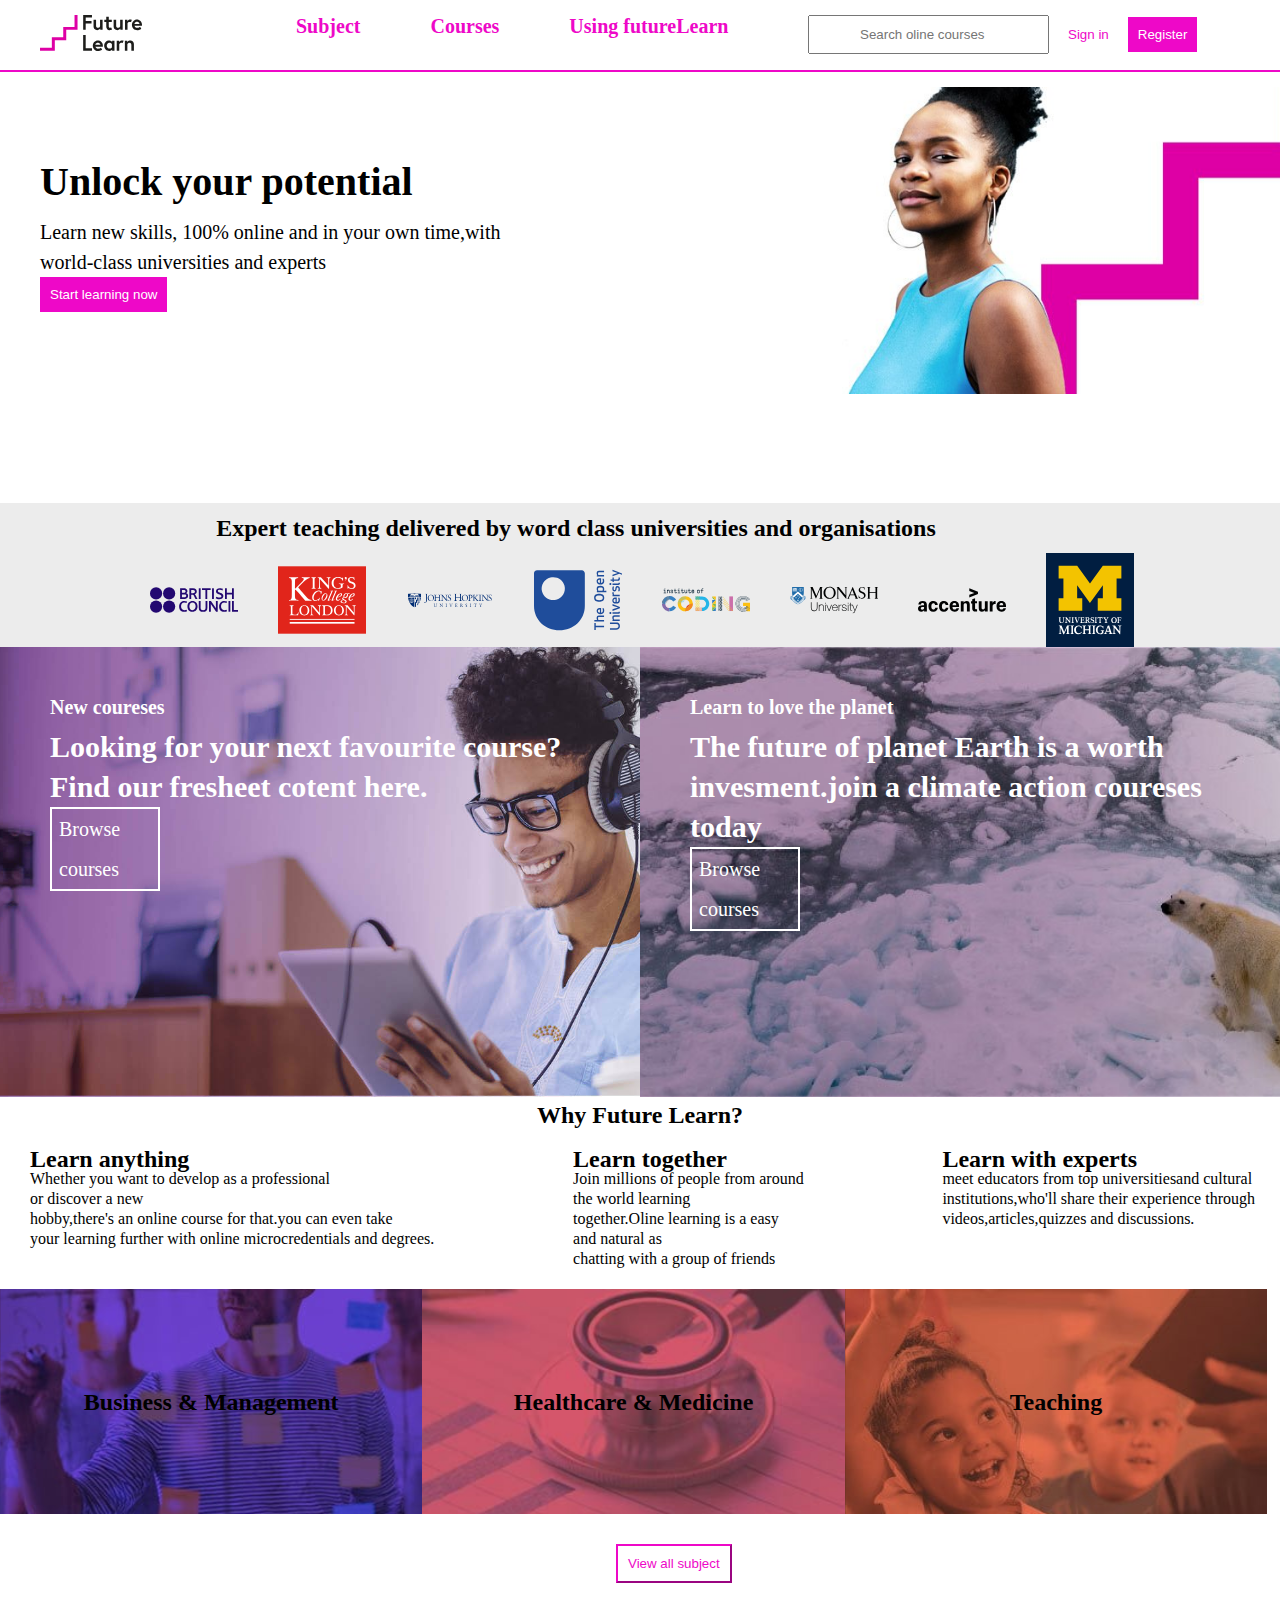
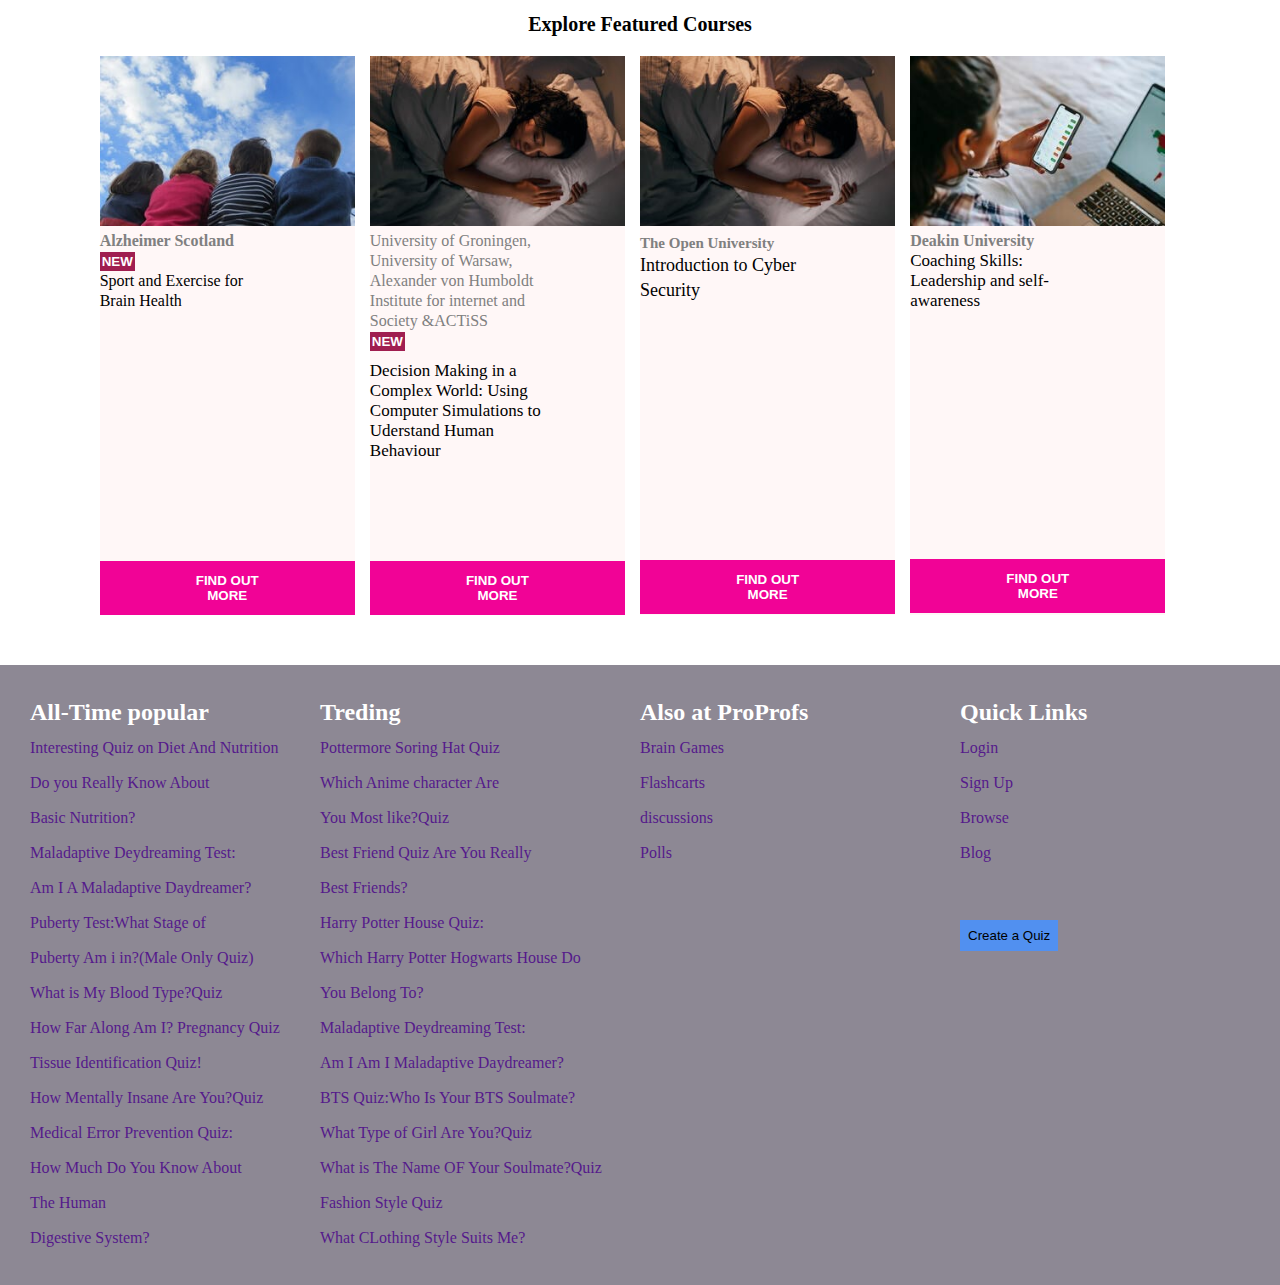
<file: index.html>
<!DOCTYPE html>
<html lang="en">
<head>
    <meta charset="UTF-8">
    <meta http-equiv="X-UA-Compatible" content="IE=edge">
    <meta name="viewport" content="width=device-width, initial-scale=1.0">
    <link rel="stylesheet" href="f learn.css">
    <title>Document</title>
</head>
<body>
    <div class="root">
        <nav class="navbar">
    <div class="nav">
            <img src="./fl_logo-f9d7f37a61915a2fbf8a26cbb285fed0 (1).svg" alt="" class="images">
            <span class="toggler"></span>
    </div>
    <div class="items">
        <ul>
            <li><a href="#">Subject</a></li>
            <li class="he"><a href="#">Courses</a></li>
            <li><a href="#">Using futureLearn</a></li>
        </ul>       
    </div>
    <div class="body">
            <input type="" placeholder="Search oline courses" class="form-1">
            <button class="form2">Sign in</button> <button class="form3">Register</button>
    </div> 
    </nav>

    <div class="secondDiv">
    <div class="text">
            <h1 class="header">Unlock your potential</h1>
            <p class="para">Learn new skills, 100% online and in your own time,with <br> world-class universities and experts</p>
            <button class="btn">Start learning now</button>
    </div>
    <div class="image">
           <img src="./billboard-homepage-600-e5464f06093c9fb26dfa8fd1c57c0344 (1).jpg" alt="" width="100%">
    </div>

    </div>
    <div class="head-3">
    <div>
            <h2 class="head2">Expert teaching delivered by word class universities and organisations</h2>
  
    </div>
    <div class="pics">
               <img src="./4303844b-8d0c-4e4f-9f19-3d05a128b74d.svg" alt="" class="img">
               <img src="./846f5573-b6ce-4334-888b-199069d1bee5.svg" alt="" class="img">
               <img src="./1e355e9d-5272-474f-89ee-cd1722ac1b0a.svg" alt="" class="img">
               <img src="./0dc1b69f-31ae-4b39-8b4c-e5debecac981.svg" alt="" class="img">
               <img src="./846f13c4-c05b-41ef-81c0-fd302c65c076.svg" alt="" class="img">
               <img src="./0ec81de8-a468-44ee-9beb-5442b7dd1f94.svg" alt="" class="img">
               <img src="./e044d447-3e98-4e47-878a-a3a02cbbaa21.svg" alt="" class="img">
               <img src="./875ee29f-6227-4b35-8b05-d8050a2436e1.svg" alt="" class="img">
    </div>
    </div>
    <div class="total">
    <div class="image-3">
    <div class="text-5">
                <h4>New coureses</h4>
                <h2>Looking for your next favourite course? <br> Find our fresheet cotent here.</h3>
                <p class="pot">Browse courses</p>
    </div>
    </div>
    <div class="image-4">
                <div class="text-6">
                <h4>Learn to love the planet</h4>
                <h2>The future of planet Earth is a worth invesment.join a climate action coureses today </h3>
                <p class="put">Browse courses</p>
    </div>
    </div>
    </div>
    <div>
        <h2 class="top">Why  Future Learn?</h2>
    </div>
    <div class="mid">
    <div class="sub">
                <h2>Learn anything</h2>
                <p>Whether you want to develop as a professional <br> or discover a new <br> hobby,there's an online course for that.you can even take <br> your learning further with online microcredentials and degrees.</p>
    </div>
    <div class="van">
                <h2>Learn together</h2>
                <p>Join millions of people from around <br> the world learning <br> together.Oline learning is a easy <br> and natural as <br> chatting with a group of friends</p>
    </div>
    <div class="bus">
                <h2>Learn with experts </h2>
                <p >meet educators from top universitiesand cultural <br> institutions,who'll share their experience through <br> videos,articles,quizzes and discussions. </p>
    </div>
    </div>
    <div class="three">
    <div class="pic1">
               <h2 class="cap">Business & Management</h2>
    </div>
    <div class="pic2">
              <h2 class="cat">Healthcare & Medicine</h2>
    </div>
    <div class="pic3">
              <h2 class="cab">Teaching</h2>
    </div>
    </div>
            <button class="submit">View all subject</button>

        <section class="bg-explore">
        <div class="title-div">
                <h2 class="title">Explore featured courses</h2>
        </div>
        <div class="card-div">
        <div class="cardp">
                <img src="./thumbnail_d67c3330-5189-4482-9ffa-64a2e49a6ed7.jpg" alt="" width="100%">
                <h3 class="lead">Alzheimer Scotland</h3>
                <button class="new">NEW</button>
                <p class="lass">Sport and Exercise for <br>Brain Health</p>
                <button class="buton">Find out more</button>
        </div>
        <div class="jump">
                <img src="./thumbnail_deccedc2-13cb-4a94-b1fe-59e5c00340a4.jpg" alt="" width="100%">
                <p class="graph">University of Groningen, <br> University of Warsaw, <br> Alexander von Humboldt <br>
                Institute for internet and <br>Society &ACTiSS
        </p>
        <button class="now">NEW</button>
        <p class="raph">Decision Making in a <br>Complex World: Using <br>Computer Simulations to <br> Uderstand Human <br> Behaviour</p>
                <button class="butons">Find out more</button>
        </div>
        <div class="carde">
                <img src="./thumbnail_deccedc2-13cb-4a94-b1fe-59e5c00340a4.jpg" alt="" width="100%">
                <h3 class="lead1">The Open University</h3>
                <p class="hide">Introduction to Cyber <br> Security</p>
                <button class="bottn">Find out more</button>
        </div>
        <div class="cardi">
                <img src="./thumbnail_e180651b-fedd-4581-b203-f5c460a5609c.jpg" alt="" width="100%">
                <h3 class="lead2">Deakin University</h3>
                <p class="hide3">Coaching Skills: <br>Leadership and self- <br>awareness</p>
                <button class="botton">Find out more</button>

      </div>
        </div>
        </section>

       <div class="footer">
       <div class="glass">
                    <h2 class="lol">All-Time popular</h2>
     <p class="lot">
                    <a href="">Interesting Quiz on Diet And Nutrition </a><br>
                    <a href="">Do you Really Know About <br> Basic Nutrition? <br></a>
                    <a href="">Maladaptive Deydreaming Test: <br> Am I A Maladaptive Daydreamer? <br></a>
                    <a href="">Puberty Test:What Stage of <br> Puberty Am i in?(Male Only Quiz) <br></a>
                    <a href="">What is My Blood Type?Quiz <br></a>
                    <a href="">How Far Along Am I? Pregnancy Quiz <br></a>
                    <a href="">Tissue Identification Quiz! <br></a>
                    <a href="">How Mentally Insane Are You?Quiz <br></a>
                    <a href="">Medical Error Prevention Quiz: <br> How Much Do You Know About <br> The Human <br></a>
                    <a href="">Digestive System?</a>
                
    </div>
    </p>
    <div class="file">
                    <h2>Treding</h2>
    <p>
                    <a href=""> Pottermore Soring Hat Quiz <br> </a>
                        <a href="">Which Anime character Are <br> You Most like?Quiz <br></a>
                        <a href="">Best Friend Quiz Are You Really <br> Best Friends? <br></a>
                        <a href="">Harry Potter House Quiz: <br> Which Harry Potter Hogwarts House Do <br></a> 
                        <a href="">You Belong To? <br></a>
                        <a href="">Maladaptive Deydreaming Test: <br> </a>
                        <a href="">Am I Am I Maladaptive Daydreamer? <br></a>
                        <a href="">BTS Quiz:Who Is Your BTS Soulmate? <br></a>
                        <a href="">What Type of Girl Are You?Quiz <br></a>
                        <a href="">What is The Name OF Your Soulmate?Quiz <br></a>
                        <a href="">Fashion Style Quiz <br> What CLothing Style Suits Me? <br></a>
                    
    </p>
    </div>
    <div class="prof">
                    <h2>Also at ProProfs</h2>
    <p>
                   <a href=""> Brain Games <br></a>
                        <a href="">Flashcarts <br></a>
                        <a href="">discussions <br></a>
                        <a href="">Polls <br></a>
    </p>
    </div>
    <div class="fan">
                   <h2>Quick Links</h2>
    <p>
                   
                        <a href="">Login <br></a>
                        <a href="">Sign Up <br></a>
                        <a href="">Browse <br></a>
                        <a href="">Blog</a>
                   
    </p>
    <button class="Form">Create a Quiz</button>
    
    </div>
    </div>
    </div>

</body>
</html>
</file>
<file: f learn.css>
*{
    margin: 0;
    padding: 0;
    box-sizing: 0;
}
.navbar{
    width: 100%;
    padding: 15px 40px;
    display: flex;
    flex-direction: row;
    flex-wrap: wrap;
    border-bottom: 2px solid  rgb(238, 8, 200);;

}
.nav{
   width: 20%;
}
.images{
    width: 40%;
}
.items{
    width: 40%;
    display: flex;
    flex-direction: row;
    flex-wrap: wrap;
    text-decoration: none;
}
.items ul{
    list-style: none;
    display: flex;
    flex-direction: row;
    flex-wrap: wrap;
    font-size: 20px;
    font-weight: 700;
}
.items ul a{
    text-decoration: none;
    color:  rgb(238, 8, 200);
}
.he{
    margin-left: 70px;
    margin-right: 70px;
}
.body{
    width: 40%;
}
.form-1{
    padding: 10px;
    padding-left: 50px;
    cursor: pointer;
}
.form2{
    border: none;
    color:rgb(238, 8, 200);
    background-color: white;
    margin-right: 15px;
    margin-left: 15px;
    cursor: pointer;
}
.form3{
    border: none;
    padding: 10px ;
    background-color:rgb(238, 8, 200);
    color: white;
    cursor: pointer;
}
.image{
    width: 40%;
}
.secondDiv{
    width: 100%;
    padding: 15px 40px;
    display: flex;
    flex-direction: row;
    flex-wrap: wrap;
}
.text{
    width: 60%;
    margin-top: 60px;
}
.header{
    font-weight: 900;
    line-height: 70px;
    font-size: 40px;
}
.para{
    font-weight: 400;
    font-size: 20px;
    line-height: 30px;
}
.btn{
    border: none;
    background-color: rgb(238, 8, 200);
    color: white;
    padding: 10px;
    font-weight: 100;
    cursor: pointer;
}
.head-3{
    margin-top: 90px;
    width: 100%;
    background-color: rgb(236, 236, 236);
}
.head2{
    width: 90%;
    text-align: center;
    line-height: 50px;
}
.pics{
   width: 10%;
   display: flex;
   flex-direction: row;
   margin-left: 120px;
}
.img{
    margin-right: 10px;
    padding-left: 30px;
}
.image-3{
    width: 50%;
    background: url("./809b80c5-2a91-4006-8c68-4a697977105a.jpg");
    height: 50vh;
    background-size: cover;
    background-position: center;
}
.image-4{
    width: 50%;
    background: url("./5a874736-6c57-4fb0-8938-eb4bb6ef69a3.jpg");
    height: 50vh;
    background-size: cover;
    background-position: center;
}
.box{
    width: 100%;
    padding: 10px 10px;
    display: flex;
    flex-direction: row;
    flex-wrap: wrap;
    
}
.card{
    width: 25%;
    margin: 10px;
}
.card-2{
    width: 25%;
    margin: 10px;
}
.card4{
    width: 25%;
    margin: 10px;
}
.card-3{
    width: 25%;
    margin: 10px;
}
.total{
    width: 100%;
    display: flex;
    flex-direction: row;
    flex-wrap: wrap;
    justify-content: space-between;
}
.text-5{
    font-size: 20px;
    margin-top: 40px;
    margin-left: 50px;
    color: white;
    line-height: 40px;
}
.text-6{
    font-size: 20px;
    margin-top: 40px;
    margin-left: 50px;
    color: white;
    line-height: 40px; 
}
.pot{
    border: 2px solid white;
    margin-right: 30rem;
    margin-bottom: 10px;
    padding-left: 7px;
    cursor: pointer; 
}
.put{
    border: 2px solid white;
    margin-right: 30rem;
    margin-bottom: 10px;
    padding-left: 7px;
    cursor: pointer; 
}
.top{
    text-align: center;
    margin-top: 5px;
}
.sub{
    margin-top: 20px;
    margin-left: 30px;
}
.bus{
    margin-top: 20px;
    margin-right: 25px;
}
.mid{
    display: flex;
    flex-direction: row;
    flex-wrap: wrap;
    line-height: 20px;
    justify-content: space-between;
    margin-bottom: 20px;
}
.van{
    margin-top: 20px;
}
.three{
    width: 100%;
    display: flex;
    text-align: center;
    margin-top: 10px;
}
.pic1{
    width: 33%;
    background: url(./man\ \(1\).jpg);
    height: 25vh;
    background-size: cover;
    background-position: center;
}
.pic2{
    width: 33%;
    background: url(./doc.jpg);
    height: 25vh;
    background-size: cover;
    background-position: center;
}
.pic3{
    width: 33%;
    background: url(./man\ \(2\).jpg);
    height: 25vh;
    background-size: cover;
    background-position: top;
}
.cap{
    margin-top: 100px;
}
.cat{
    margin-top: 100px;
}
.cab{
    margin-top: 100px;
}
.submit{
    background-color: white;
    color: rgb(238, 8, 200) ;
    padding: 10px;
    border-color:rgb(238, 8, 200) ;
    margin-top: 30px;
    margin-left: 38.5rem;
    cursor: pointer;
}
.me{
    text-align: center;
    margin-top: 20px;
}
.footer{
    width: 100%;
    flex-direction: row;
    flex-wrap: wrap;
    display: flex;
    background-color: rgb(141, 136, 148);
    color: white;
    background-size: contain;
    line-height: 35px;
}
.footer a{
    text-decoration: none;
}
.glass{
    width: 25%;
    margin-top: 30px;
    margin-bottom: 30px;
}
.lol{
    margin-left: 30px;

}
.lot{
    margin-left: 30px;
}
.file{
    width: 25%;
    margin-top: 30px;
    margin-bottom: 30px;
}
.prof{
    width: 25%;
    margin-top: 30px;
    margin-bottom: 30px;
}
.fan{
    width: 25%;
    margin-top: 30px;
    margin-bottom: 30px;
}
.Form{
    border: none;
    padding: 8px;
    background-color: rgb(81, 144, 240);
    margin-top: 50px;
    cursor: pointer;
}

/* card section */
.bg-explore{
    padding: 30px 60px;
}

.title-div{
    text-align: center;
}

.title{
    color: black;
    text-transform: capitalize;
    font-size: 20px;
}

.card-div{
    width: 100%;
    display: flex;
    flex-direction: row;
    flex-wrap: wrap;
    justify-content: center;
    margin: 20px auto;
}

.cardp{
    width: 22%;
    margin-right: 15px;
    line-height: 20px;
    background-color: rgb(255, 247, 247);
    
}
.jump{
    width: 22%;
    margin-right: 15px;
    line-height: 20px;
    background-color: rgb(255, 247, 247);
}
.carde{
    width: 22%;
    margin-right: 15px;
    line-height: 25px;
    background-color: rgb(255, 247, 247);
}
.cardi{
    width: 22%;
    margin-right: 15px;
    line-height: 20px;
    background-color: rgb(255, 247, 247);
}
.lead{
    color: gray;
    font-weight: 900;
    font-size: 16px;
}
.new{
    border: none;
    color: rgb(255, 255, 255);
    background-color: rgb(160, 30, 80);
    padding: 2px;
    font-weight: 600;
    cursor: pointer;
}
.raph{
    font-weight:500 ;
    font-size: 17px;
    margin-top: 10px;
}
.now{
    border: none;
    color: rgb(255, 255, 255);
    background-color: rgb(160, 30, 80);
    padding: 2px;
    font-weight: 600;
    cursor: pointer;
    
}
.buton{
    background-color:  rgb(241, 3, 150);
    padding: 10px 79.5px;
    border: 2px solid  rgb(241, 3, 150);
    color: white;
    font-weight: 700;
    text-transform: uppercase;
    transition: all 0.8s linear;
    margin-top: 250px;
    cursor: pointer;
}
.buton:hover{
    background-color: blue;
    border: none;
}
.graph{
    font-weight: 500;
    line-height: 20px;
    color: gray;
    font-weight: 500;
}
.butons{
    background-color:  rgb(241, 3, 150);
    padding: 10px 79.5px;
    border: 2px solid  rgb(241, 3, 150);
    color: white;
    font-weight: 700;
    text-transform: uppercase;
    transition: all 0.8s linear;
    margin-top: 100px;
    cursor: pointer;
}
.butons:hover{
   background-color: blue;
   border: none;
}
.lead1{
    font-weight: 900;
    font-size: 15px;
    line-height: 20px;
    color: gray;
}
.hide{
    font-weight: 500;
    line-height: 25px;
    font-size: 18px;
}
.bottn{
    background-color:  rgb(241, 3, 150);
    padding: 10px 79.5px;
    border: 2px solid  rgb(241, 3, 150);
    color: white;
    font-weight: 700;
    text-transform: uppercase;
    transition: all 0.8s linear;
    margin-top: 257px;
    cursor: pointer;
}
.bottn:hover{
    background-color:  blue;
    border: none;

}
.lead2{
    color: gray;
    font-size: 16px;
}
.lass{
    font-size: 16px;
}
.hide3{
    font-weight: 500;
    line-height: 20px;
    font-size: 17px;
}
.botton{
    background-color:  rgb(241, 3, 150);
    padding: 10px 79.5px;
    border: 2px solid  rgb(241, 3, 150);
    color: white;
    font-weight: 700;
    text-transform: uppercase;
    margin-top: 248px;
    transition: all 0.8s linear;
    cursor: pointer;
}
.botton:hover{
    background-color:  blue;
    border: none;
}
/* Media query for mobile devices */
@media(max-width: 576px){
    .navbar{
        flex-direction: column;
        border-bottom: 2px solid rgb(241, 3, 150);
    }
    .nav{
        width: 100%;
    }
    .items{
        width: 100%;
        flex-direction: column;
        display: none;
    }
    .items ul{
        flex-direction: column;
    }
    .he{
        margin-left: 0px;
        margin-right: 0px;
    }
    .images{
        width: 100px;
    }
    .body{
        display: none;
    }
    .secondDiv{
        flex-direction: column-reverse;
    }
    .image{
        width: 80%;
        margin-bottom: 20px;
        height: auto;
    }
    .text{
        width: 100%;
    }
    .total{
        width: 100%;
        flex-direction: column;
    }
    .image-4{
        width: 100%;
        font-size: 10px;
    }
    .image-3{
        width: 100%;
        font-size: 16px;
    }
    .top{
        margin-bottom: 0px;
        margin-top: 0px;
    }
    .sub{
        margin-top: 0px;
        margin-left: 0px;
    }
    .bus{
        margin-top: 0px;
        margin-right: 0px;
    }
    .mid{
        flex-direction: column-reverse;
        margin-bottom: 0px;
    }
    .three{
        flex-direction: column;
    }
    .pic1{
        width: 100%;
    }
    .pic2{
        width: 100%;
    }
    .pic3{
        width: 100% ;
    }
    .card-div{
        flex-direction: column;
        width: 100%;
    }
    .cardp{
        width: 100%;
        margin-bottom: 30px;
    }
    .jump{
        width: 100%;
        margin-bottom: 30px;
    }
    .cardi{
        width: 100%;
    }
    .carde{
        width: 100%;
        margin-bottom: 30px;
    }
    .footer{
        flex-direction: column;
    }
    .glass{
        width: 100%;
        margin-left: 10px;
    }
    .file{
        width: 100%;
        margin-left: 15px;
    }
    .prof{
        width: 100%;
        margin-left: 15px;
    }
    .fan{
        width: 100%;
        margin-left: 15px;
    }
    .pot{
        width: 100%;
        flex-direction: column;
        margin-right: 0rem;
    }
    }
</file>
